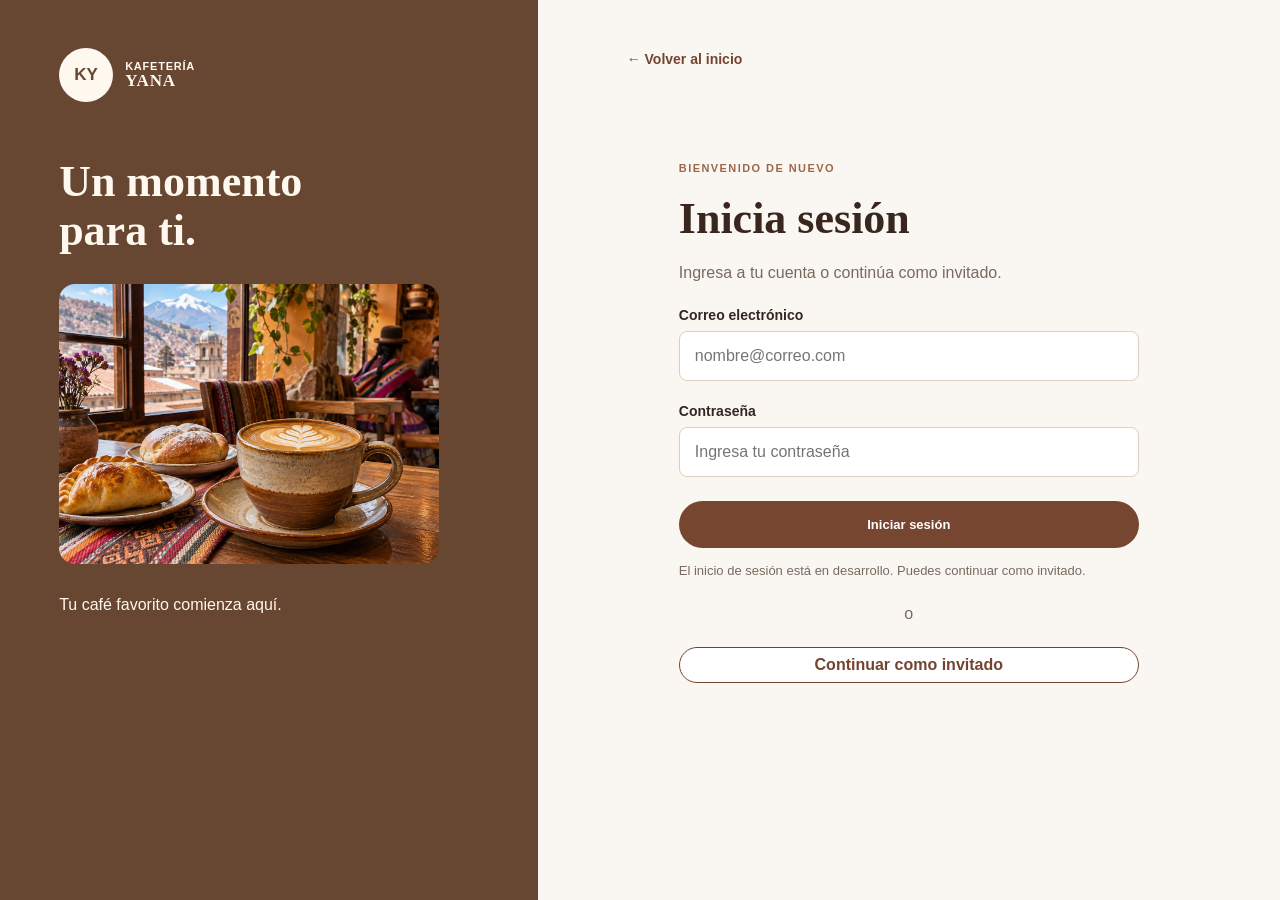
<file: src/main/resources/static/iniciar-sesion.html>
<!DOCTYPE html>
<html lang="es">
<head>
    <meta charset="UTF-8">
    <meta name="viewport" content="width=device-width, initial-scale=1">
    <title>Iniciar sesión | Kafetería Yana</title>
    <link rel="stylesheet" href="styles.css">
</head>
<body class="login-body">
    <main class="login-layout">
        <section class="login-aside">
            <a class="brand lightbrand" href="index.html"><span class="mark">KY</span><span>KAFETERÍA<br><b>YANA</b></span></a>
            <h1>Un momento<br>para ti.</h1>
            <img src="assets/foto0.png" alt="Café servido en una mesa">
            <p>Tu café favorito comienza aquí.</p>
        </section>
        <section class="login-panel">
            <a class="text-link" href="index.html">← Volver al inicio</a>
            <div class="login-content">
                <span class="eyebrow brown">BIENVENIDO DE NUEVO</span>
                <h1>Inicia sesión</h1>
                <p>Ingresa a tu cuenta o continúa como invitado.</p>
                <form id="login-form">
                    <label for="correo">Correo electrónico</label>
                    <input type="email" id="correo" placeholder="nombre@correo.com" autocomplete="username" required>
                    <label for="clave">Contraseña</label>
                    <input type="password" id="clave" placeholder="Ingresa tu contraseña" autocomplete="current-password" required>
                    <button class="pill login-submit" type="submit">Iniciar sesión</button>
                </form>
                <p id="login-aviso" role="status" aria-live="polite">El inicio de sesión está en desarrollo. Puedes continuar como invitado.</p>
                <div class="login-divider">o</div>
                <a class="btn-outline guest-button" href="index.html">Continuar como invitado</a>
            </div>
        </section>
    </main>
    <script src="login.js"></script>
</body>
</html>
</file>
<file: src/main/resources/static/styles.css>
* {
    box-sizing:border-box
}

html {
    scroll-behavior:smooth
}

body {
    margin:0;
    background:#faf7f2;
    color:#34251f;
    font-family:Arial,sans-serif
}

a {
    color:inherit;
    text-decoration:none
}

.wrap {
    width:min(1240px,calc(100% - 64px));
    margin:auto
}


/* FRANJA SUPERIOR */
.top {
    background:#35231b;
    color:#e9d8ca;
    font-size:10px;
    letter-spacing:.09em;
    padding:11px 0
}

.top span {
    float:right
}


/* CABECERA Y NAVEGACIÓN */
header {
    background:#fffdfb
}

.nav {
    height:90px;
    display:flex;
    align-items:center;
    gap:36px
}


/* LOGO Y NOMBRE */
.brand {
    display:flex;
    align-items:center;
    gap:12px;
    font-size:11px;
    font-weight:700;
    line-height:1.1;
    letter-spacing:.07em
}

.brand b {
    font-family:Georgia,serif;
    font-size:17px
}

.mark {
    background:#754431;
    color:white;
    border-radius:50%;
    width:54px;
    height:54px;
    display:grid;
    place-items:center;
    font-size:17px;
    letter-spacing:0
}


/* ENLACES DEL MENÚ */
.navlinks {
    display:flex;
    justify-content:center;
    gap:31px;
    flex:1;
    font-size:14px
}

.navlinks a:hover,.text-link:hover {
    text-decoration:underline
}


/* BOTONES GENERALES */
.pill {
    border:0;
    background:#774631;
    color:#fff;
    display:inline-flex;
    align-items:center;
    justify-content:space-between;
    gap:35px;
    padding:16px 23px;
    border-radius:30px;
    font-size:13px;
    font-weight:bold
}

.pill:hover {
    background:#5b3425;
    color:white
}

.pill.light {
    background:#f9f3ec;
    color:#4a3024
}

.navbtn {
    min-width:130px
}

.menu-toggle {
    display:none
}


/* CARRUSEL DE NOVEDADES */
.hero {
    margin-top:32px
}

.carousel {
    position:relative;
    border-radius:18px;
    overflow:hidden
}

.carousel-item {
    display:none;
    min-height:500px;
    background:#3d2922
}

.carousel-item.active {
    display:flex
}

.hero-text {
    width:52%;
    padding:72px 55px;
    background:#3d2922;
    color:#fff;
    position:relative;
    z-index:1
}

.eyebrow {
    font-size:11px;
    font-weight:700;
    letter-spacing:.13em;
    color:#e2ba9d
}

.hero h1 {
    font:700 clamp(40px,4.3vw,62px)/1.12 Georgia,serif;
    letter-spacing:-.03em;
    margin:36px 0 22px
}

.hero p,.feature p {
    font-size:16px;
    line-height:1.6;
    max-width:430px;
    color:#e9d8cd
}

.hero .pill {
    margin-top:24px
}

.hero-img {
    width:48%;
    background:#a07b5e url('assets/foto0.png') center/cover
}

.photo-1 {
    background-image:url('assets/foto0.png');
    background-position:70% center
}

.photo-2 {
    background-image:url('assets/foto0.png');
    background-position:left center
}


/* CONTROLES DEL CARRUSEL */
.carousel-controls {
    position:absolute;
    z-index:2;
    right:34px;
    bottom:30px;
    display:flex;
    align-items:center;
    gap:9px;
    color:white;
    font-size:12px
}

.carousel-controls button {
    border:0;
    background:#fff9f1;
    color:#543a2d;
    width:43px;
    height:43px;
    border-radius:50%;
    cursor:pointer
}

.carousel-controls .pause {
    width:auto;
    padding:0 12px;
    border-radius:22px;
    font-size:11px
}

.carousel-controls span {
    margin:0 8px
}


/* BARRA INFORMATIVA */
.ribbon {
    background:#e9d7c6;
    margin-top:45px;
    padding:29px 0;
    color:#664838;
    font-size:12px;
    font-weight:bold;
    letter-spacing:.07em
}

.ribbon .wrap {
    display:flex;
    justify-content:space-around;
    gap:15px;
    flex-wrap:wrap
}


/* SECCIONES DE LA PÁGINA */
.section {
    padding:100px 0 0
}

.brown {
    color:#9d684a
}

.section-head {
    display:flex;
    justify-content:space-between;
    align-items:end;
    gap:20px
}

.section h2,.banner h2 {
    font:700 clamp(33px,3.5vw,47px)/1.15 Georgia,serif;
    letter-spacing:-.025em;
    margin:13px 0
}

.section-head p,.product p {
    color:#81746b;
    font-size:15px
}

.text-link {
    font-weight:bold;
    font-size:14px;
    color:#754431
}


/* TARJETAS DE PRODUCTOS */
.products {
    display:grid;
    grid-template-columns:repeat(4,1fr);
    gap:22px;
    margin-top:35px
}

.product {
    background:#fff;
    border-radius:14px;
    overflow:hidden
}

.product-img {
    height:180px;
    background:#d3bba5 url('assets/foto0.png') center/cover
}

.product-img.breakfast {
    background-image:url('assets/foto0.png');
    background-position:20% center
}

.product-img.second {
    background-position:65% center
}

.product-body {
    padding:21px
}

.product h3 {
    font-size:16px;
    margin:0
}

.product p {
    font-size:13px;
    min-height:20px
}

.product strong {
    color:#754431
}

.note {
    font-size:11px;
    color:#8d7d72;
    margin-top:15px
}


/* BLOQUES INFORMATIVOS */
.feature {
    position:relative;
    min-height:400px;
    margin-top:50px
}

.feature-img {
    width:65%;
    height:400px;
    border-radius:18px;
    background:#b38b70 url('assets/foto0.png') center/cover
}

.feature-card {
    position:absolute;
    right:0;
    top:50px;
    width:49%;
    min-height:350px;
    border-radius:18px;
    padding:45px 50px
}

.feature-card.dark {
    background:#30221d;
    color:white
}

.feature-card.sand {
    background:#eadbcb;
    color:#38271e
}

.feature-card.sand p {
    color:#6f5a4d
}

.feature-card h2 {
    font-size:38px
}

.feature-card .pill {
    margin-top:15px
}

.feature.reverse {
    margin-top:105px
}

.reverse .feature-img {
    margin-left:auto
}

.reverse .feature-card {
    left:0;
    right:auto
}


/* BLOQUE DE INVITACIÓN */
.banner {
    margin:100px 0 75px;
    padding:58px;
    background:#754431;
    border-radius:18px;
    color:white
}

.banner p {
    color:#f0dfd3
}

.banner .pill {
    margin-top:15px
}


/* PIE DE PÁGINA */
footer {
    background:#2c211c;
    color:#e4d4c9;
    padding:50px 0 25px
}

.foot {
    display:grid;
    grid-template-columns:2fr 1fr 1fr;
    gap:40px
}

.foot b {
    font-size:12px;
    letter-spacing:.08em
}

.foot a:not(.brand),.foot p {
    display:block;
    margin:15px 0;
    font-size:13px;
    color:#d5c5b9
}

.copyright {
    border-top:1px solid #69564b;
    margin-top:40px;
    padding-top:22px;
    font-size:12px;
    color:#bca99d
}

.sr-only {
    position:absolute;
    width:1px;
    height:1px;
    overflow:hidden;
    clip:rect(0,0,0,0)
}


/* ADAPTACIÓN PARA CELULARES */
@media(max-width:800px) {
    .wrap {
        width:min(100% - 32px,1240px)
    }

    .top span {
        display:none
    }

    .nav {
        height:76px;
        justify-content:space-between;
        gap:10px;
        position:relative
    }

    .menu-toggle {
        display:block;
        background:none;
        border:0;
        font-size:24px
    }

    .navbtn {
        display:none
    }


/* ENLACES DEL MENÚ */
    .navlinks {
        display:none;
        position:absolute;
        z-index:5;
        top:76px;
        left:-16px;
        right:-16px;
        background:#fff;
        padding:20px;
        flex-direction:column;
        gap:20px
    }

    .navlinks.open {
        display:flex
    }

    .carousel-item.active {
        display:flex;
        flex-direction:column-reverse
    }

    .hero-text,.hero-img {
        width:100%
    }

    .hero-img {
        height:260px
    }

    .hero-text {
        padding:40px 28px 80px
    }

    .hero h1 {
        font-size:39px;
        margin:24px 0
    }


/* CONTROLES DEL CARRUSEL */
    .carousel-controls {
        bottom:20px;
        right:22px
    }


/* SECCIONES DE LA PÁGINA */
    .section {
        padding-top:70px
    }

    .section-head {
        align-items:start;
        flex-direction:column
    }


/* TARJETAS DE PRODUCTOS */
    .products {
        grid-template-columns:repeat(2,1fr);
        gap:12px
    }

    .product-img {
        height:150px
    }

    .product-body {
        padding:14px
    }

    .feature,.feature.reverse {
        display:flex;
        flex-direction:column;
        min-height:0;
        margin-top:32px
    }

    .feature-img,.reverse .feature-img {
        width:100%;
        height:260px
    }

    .feature-card,.reverse .feature-card {
        position:relative;
        top:auto;
        left:auto;
        width:calc(100% - 24px);
        margin:-35px auto 0;
        min-height:0;
        padding:30px
    }

    .feature-card h2 {
        font-size:30px
    }

    .reverse .feature-img {
        order:0
    }


/* BLOQUE DE INVITACIÓN */
    .banner {
        padding:35px 28px;
        margin:70px 0 50px
    }

    .foot {
        grid-template-columns:1fr 1fr
    }

    .foot>div:first-child {
        grid-column:1/-1
    }

}


/* MOVIMIENTO REDUCIDO */
@media(prefers-reduced-motion:reduce) {
    html {
        scroll-behavior:auto
    }

}


/* BOTONES DE COMPRAS */
.btn-add,.btn-outline {
    border:1px solid #754431;
    color:#754431;
    background:white;
    border-radius:22px;
    padding:8px 16px;
    cursor:pointer;
    font-weight:bold
}

.btn-add {
    display:block;
    margin-top:16px
}

.btn-add:hover,.btn-outline:hover {
    background:#754431;
    color:white
}

.compras>p {
    color:#74645a
}


/* CARRITO E HISTORIAL */
.compras-grid {
    display:grid;
    grid-template-columns:1fr 1fr;
    gap:24px;
    margin:30px 0 20px
}

.compra-box {
    background:white;
    border-radius:16px;
    padding:28px
}

.compra-box h3 {
    font:700 24px Georgia,serif
}

.compra-item {
    display:flex;
    align-items:center;
    justify-content:space-between;
    gap:12px;
    padding:12px 0;
    border-bottom:1px solid #eee
}

.cantidad {
    display:flex;
    align-items:center;
    gap:12px
}

.cantidad button {
    border:1px solid #c9b4a6;
    background:white;
    border-radius:50%;
    width:30px;
    height:30px;
    cursor:pointer
}

.compra-total {
    font-size:18px;
    text-align:right
}

.compra-box label {
    display:block;
    font-size:14px;
    font-weight:bold;
    margin:15px 0 8px
}

.compra-box input {
    width:100%;
    padding:13px;
    border:1px solid #ccb8a9;
    border-radius:8px;
    margin-bottom:16px
}

.compra-box button:disabled {
    opacity:.5
}

.hist-head {
    display:flex;
    align-items:center;
    justify-content:space-between
}

.registro {
    padding:14px 0;
    border-bottom:1px solid #eee
}

.registro p {
    margin:6px 0;
    color:#74645a;
    font-size:14px
}

#estado-compra {
    color:#754431;
    font-weight:bold;
    min-height:20px
}


/* ADAPTACIÓN PARA CELULARES */
@media(max-width:800px) {

/* CARRITO E HISTORIAL */
    .compras-grid {
        grid-template-columns:1fr
    }

    .compra-box {
        padding:20px
    }

}

/* PANTALLAS INDEPENDIENTES: CARRITO E INICIO DE SESIÓN */
.secondary-links { display: flex; justify-content: flex-end; }
.login-body { background: #faf7f2; }
.login-layout { display: grid; grid-template-columns: 42% 58%; min-height: 100vh; }
.login-aside { background: #674632; color: #fff8ef; padding: 48px 11%; }
.login-aside .mark { background: #fff8ef; color: #674632; }
.login-aside h1, .login-content h1 { font: 700 44px/1.12 Georgia, serif; margin: 55px 0 28px; }
.login-aside img { width: 100%; max-width: 380px; height: 280px; object-fit: cover; border-radius: 16px; }
.login-aside p { margin-top: 28px; }
.login-panel { padding: 50px 12%; }
.login-content { max-width: 460px; margin: 90px auto 0; }
.login-content h1 { color: #39271f; margin: 18px 0; }
.login-content p { color: #786a60; line-height: 1.5; }
.login-content label { display: block; font-weight: bold; font-size: 14px; margin: 22px 0 8px; }
.login-content input { width: 100%; padding: 15px; border: 1px solid #dccfc2; border-radius: 8px; font: inherit; }
.login-submit, .guest-button { display: flex; justify-content: center; width: 100%; margin-top: 24px; text-align: center; cursor: pointer; }
.login-divider { text-align: center; color: #786a60; margin-top: 24px; }
#login-aviso { font-size: 13px; }
@media (max-width: 800px) {
    .secondary-links { display: flex; position: static; background: transparent; flex-direction: row; padding: 0; gap: 14px; font-size: 12px; }
    .login-layout { grid-template-columns: 1fr; }
    .login-aside { padding: 28px; }
    .login-aside h1 { margin: 30px 0 18px; font-size: 34px; }
    .login-aside img { height: 150px; }
    .login-panel { padding: 30px; }
    .login-content { margin-top: 45px; }
}

/* Selector visual para el patrón Strategy: orden del catálogo. */
.ordenar-catalogo { display:flex; align-items:center; gap:12px; flex-wrap:wrap; margin:0 0 20px; }
.ordenar-catalogo label { font-weight:600; }
.ordenar-catalogo select { border:1px solid #bcb5ab; border-radius:8px; padding:8px 12px; background:white; color:#2b2826; }

/* Catalogo dinamico por categoria, sin alterar el estilo original. */
.catalogo-controles { display:flex; gap:22px; justify-content:space-between; align-items:center; flex-wrap:wrap; margin:16px 0 12px; }
.catalogo-controles .ordenar-catalogo { margin:0; }
.catalogo-buscar { display:flex; align-items:center; gap:12px; font-size:15px; font-weight:600; }
.catalogo-buscar input { background:white; color:#34251f; border:1px solid #bcb5ab; border-radius:9px; padding:10px 13px; min-width:230px; max-width:100%; }
.filtros-categorias { display:flex; gap:9px; flex-wrap:wrap; margin:17px 0; }
.filtro-categoria { border:1px solid #c4b2a5; background:#fff; color:#754431; border-radius:24px; padding:9px 17px; font-weight:600; cursor:pointer; }
.filtro-categoria:hover { border-color:#754431; }
.filtro-categoria.activo { background:#754431; border-color:#754431; color:white; }
.catalogo-contador { color:#81746b; font-size:13px; margin:4px 0 0; }
.catalogo-vacio { text-align:center; padding:32px; color:#81746b; background:#fff; border-radius:14px; }
.products { margin-top:20px; }
.product { box-shadow:0 3px 12px rgba(43,26,19,.04); }
.product-body { display:flex; flex-direction:column; gap:6px; min-height:200px; }
.product-categoria { color:#92593f; font-size:11px; text-transform:uppercase; letter-spacing:.08em; font-weight:700; }
.product-body p { min-height:40px; margin:3px 0 5px; }
.product-body strong { display:block; margin-top:auto; }
.product-body .btn-add { align-self:flex-start; margin-top:12px; }
.producto-ilustracion { display:flex; align-items:center; justify-content:center; background-image:none; position:relative; }
.producto-emoji { font-size:70px; line-height:1; filter:drop-shadow(0 8px 12px rgba(50,29,21,.15)); }
.ilustracion-cafe { background:linear-gradient(135deg,#efe0cf,#d2aa87); }
.ilustracion-postre { background:linear-gradient(135deg,#f8dfda,#ecc8bb); }
.ilustracion-bebida { background:linear-gradient(135deg,#dcefe7,#acd9cb); }
.ilustracion-desayuno { background:linear-gradient(135deg,#f6e8bf,#f2cf93); }
.ilustracion-salado { background:linear-gradient(135deg,#f0d6b7,#d7ab7d); }
.ilustracion-otro { background:linear-gradient(135deg,#e8e1dc,#cbc0b8); }
@media(max-width:600px) {
    .catalogo-controles, .catalogo-buscar { align-items:stretch; flex-direction:column; }
    .catalogo-buscar input { width:100%; }
    .filtros-categorias { gap:7px; }
    .filtro-categoria { padding:8px 12px; font-size:13px; }
    .producto-emoji { font-size:55px; }
    .product-body { min-height:205px; }
}
</file>
